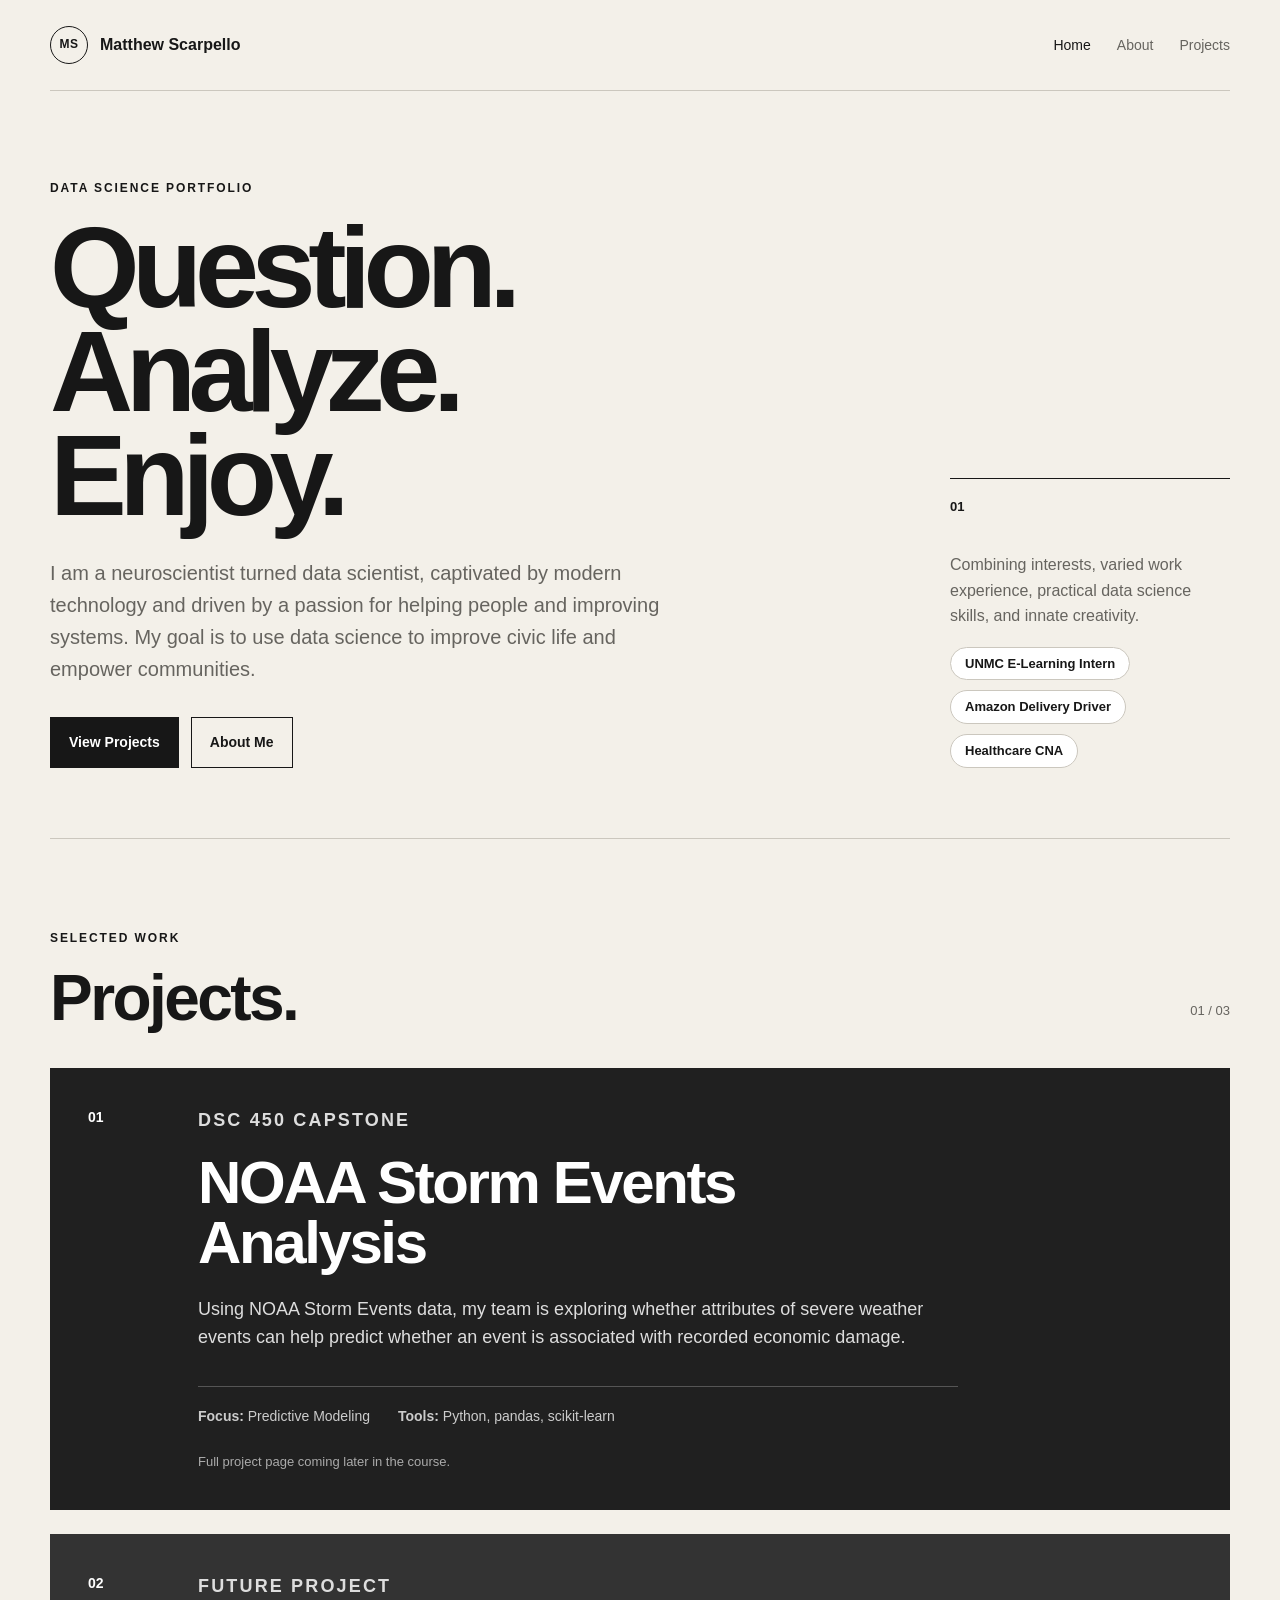
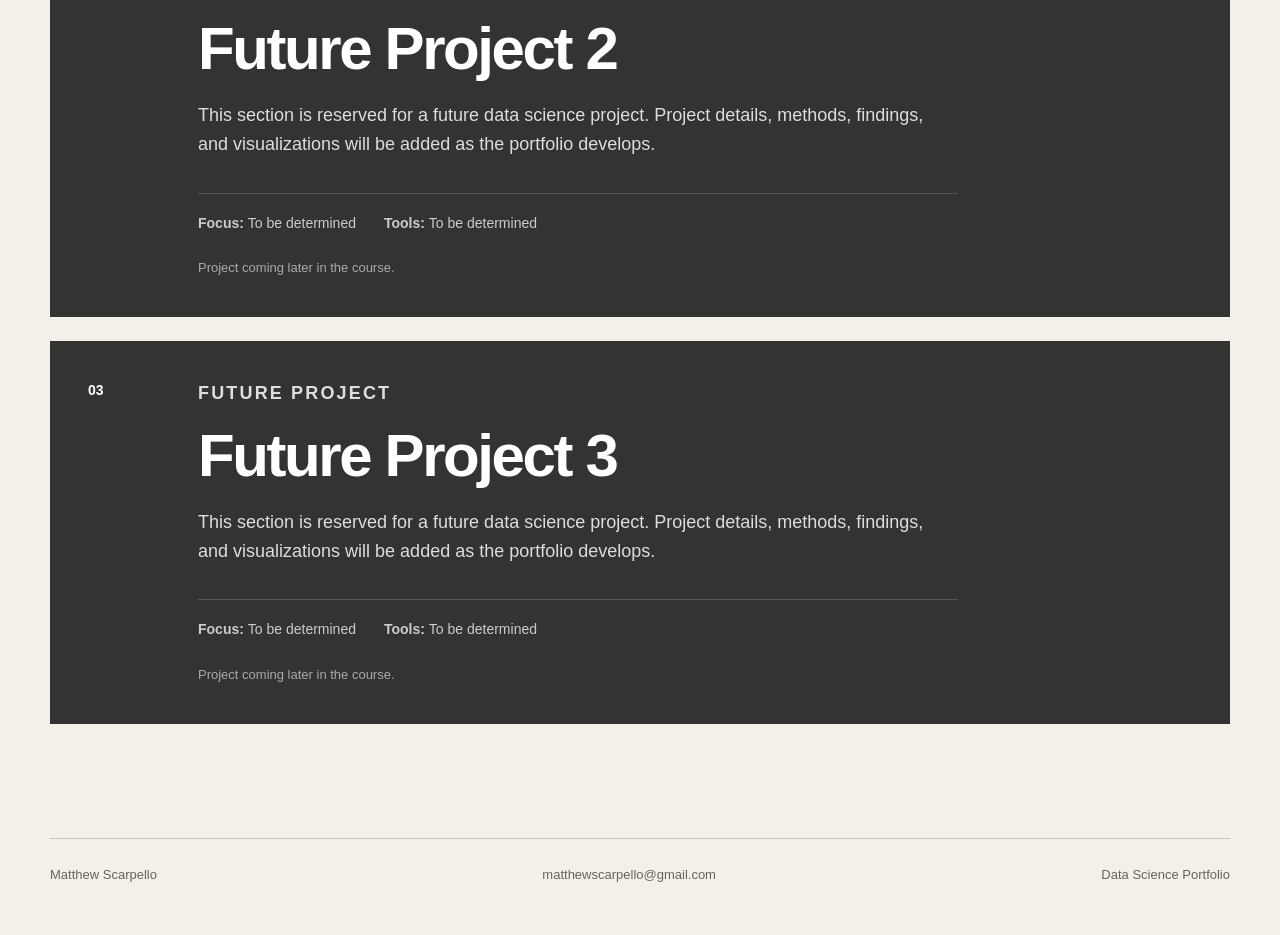
<file: index.html>
<!DOCTYPE html>
<html lang="en">
<head>
    <meta charset="UTF-8">

    <meta name="viewport" content="width=device-width, initial-scale=1.0">

    <meta
        name="description"
        content="Matthew Scarpello data science portfolio"
    >

    <title>Matthew Scarpello | Data Science Portfolio</title>

    <link rel="stylesheet" href="style.css?v=2">
</head>

<body>

    <header class="site-header">

        <a class="brand" href="index.html">

            <span class="brand-mark">
                MS
            </span>

            <span>
                Matthew Scarpello
            </span>

        </a>


        <nav aria-label="Main navigation">

            <a href="index.html" class="active">
                Home
            </a>

            <a href="about.html">
                About
            </a>

            <a href="#projects">
                Projects
            </a>

        </nav>

    </header>



    <main>

        <!-- HERO SECTION -->

        <section class="hero">

            <p class="eyebrow">
                DATA SCIENCE PORTFOLIO
            </p>


            <div class="hero-grid">

                <div>

                    <h1>
                        Question.<br>
                        Analyze.<br>
                        Enjoy.
                    </h1>


                    <p class="hero-text">

                        I am a neuroscientist turned data scientist,
                        captivated by modern technology and driven by a
                        passion for helping people and improving systems.

                        My goal is to use data science to improve civic life
                        and empower communities.

                    </p>


                    <div class="hero-actions">

                        <a
                            class="button primary"
                            href="#projects"
                        >
                            View Projects
                        </a>


                        <a
                            class="button secondary"
                            href="about.html"
                        >
                            About Me
                        </a>

                    </div>

                </div>


                <aside class="hero-note">

                    <span class="note-number">01</span>

                        <p class="hero-note-text">
                            Combining interests, varied work experience, practical data science
                            skills, and innate creativity.
                        </p>

                <div class="job-bubbles">
                    <span class="job-bubble">UNMC E-Learning Intern</span>
                    <span class="job-bubble">Amazon Delivery Driver</span>
                    <span class="job-bubble">Healthcare CNA</span>
                </div>

            </aside>
            </div>

        </section>



        <!-- PROJECT SECTION -->

        <section
            class="project-section"
            id="projects"
        >

            <div class="section-heading">

                <div>

                    <p class="eyebrow">
                        SELECTED WORK
                    </p>

                    <h2>
                        Projects.
                    </h2>

                </div>


                <span class="project-count">
                    01 / 03
                </span>

            </div>



            <!-- PROJECT 1 -->

            <article class="project-card">

                <div class="project-number">
                    01
                </div>


                <div class="project-content">

                    <p class="project-label">
                        DSC 450 CAPSTONE
                    </p>


                    <h3>
                        NOAA Storm Events Analysis
                    </h3>


                    <p>

                        Using NOAA Storm Events data, my team is exploring
                        whether attributes of severe weather events can help
                        predict whether an event is associated with recorded
                        economic damage.

                    </p>


                    <div class="project-meta">

                        <span>

                            <strong>
                                Focus:
                            </strong>

                            Predictive Modeling

                        </span>


                        <span>

                            <strong>
                                Tools:
                            </strong>

                            Python, pandas, scikit-learn

                        </span>

                    </div>


                    <p class="coming-soon">

                        Full project page coming later in the course.

                    </p>

                </div>

            </article>



            <!-- PROJECT 2 -->

            <article class="project-card future-project">

                <div class="project-number">
                    02
                </div>


                <div class="project-content">

                    <p class="project-label">
                        FUTURE PROJECT
                    </p>


                    <h3>
                        Future Project 2
                    </h3>


                    <p>

                        This section is reserved for a future data science
                        project. Project details, methods, findings, and
                        visualizations will be added as the portfolio develops.

                    </p>


                    <div class="project-meta">

                        <span>

                            <strong>
                                Focus:
                            </strong>

                            To be determined

                        </span>


                        <span>

                            <strong>
                                Tools:
                            </strong>

                            To be determined

                        </span>

                    </div>


                    <p class="coming-soon">

                        Project coming later in the course.

                    </p>

                </div>

            </article>



            <!-- PROJECT 3 -->

            <article class="project-card future-project">

                <div class="project-number">
                    03
                </div>


                <div class="project-content">

                    <p class="project-label">
                        FUTURE PROJECT
                    </p>


                    <h3>
                        Future Project 3
                    </h3>


                    <p>

                        This section is reserved for a future data science
                        project. Project details, methods, findings, and
                        visualizations will be added as the portfolio develops.

                    </p>


                    <div class="project-meta">

                        <span>

                            <strong>
                                Focus:
                            </strong>

                            To be determined

                        </span>


                        <span>

                            <strong>
                                Tools:
                            </strong>

                            To be determined

                        </span>

                    </div>


                    <p class="coming-soon">

                        Project coming later in the course.

                    </p>

                </div>

            </article>

        </section>

    </main>



    <footer>

        <p>
            Matthew Scarpello
        </p>


        <p>

            <a href="mailto:matthewscarpello@gmail.com">
                matthewscarpello@gmail.com
            </a>

        </p>


        <p>
            Data Science Portfolio
        </p>

    </footer>

</body>
</html>
</file>
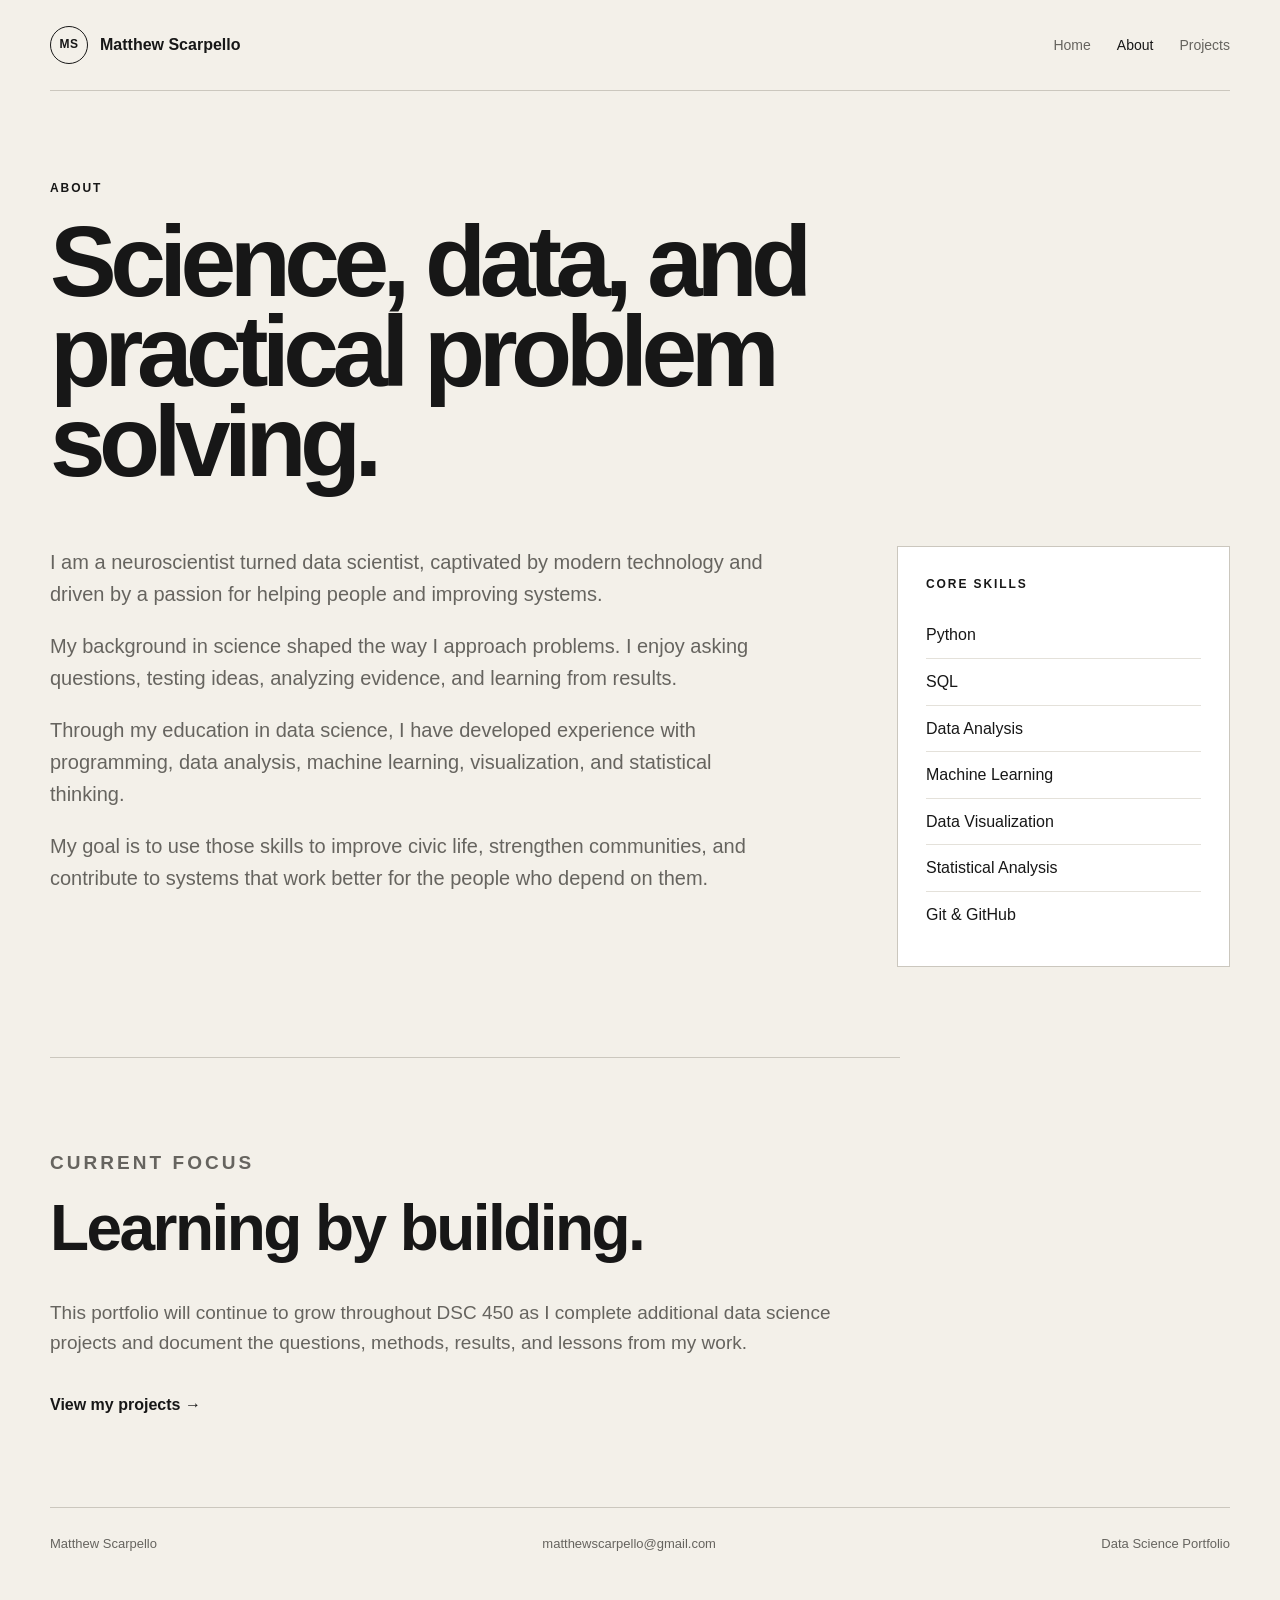
<file: about.html>
<!DOCTYPE html>
<html lang="en">
<head>

    <meta charset="UTF-8">

    <meta
        name="viewport"
        content="width=device-width, initial-scale=1.0"
    >

    <meta
        name="description"
        content="About Matthew Scarpello"
    >

    <title>
        About | Matthew Scarpello
    </title>

    <link rel="stylesheet" href="style.css?v=2">

</head>


<body>

    <header class="site-header">

        <a
            class="brand"
            href="index.html"
        >

            <span class="brand-mark">
                MS
            </span>

            <span>
                Matthew Scarpello
            </span>

        </a>


        <nav aria-label="Main navigation">

            <a href="index.html">
                Home
            </a>

            <a
                href="about.html"
                class="active"
            >
                About
            </a>

            <a href="index.html#projects">
                Projects
            </a>

        </nav>

    </header>



    <main>

        <section class="about-hero">

            <p class="eyebrow">
                ABOUT
            </p>


            <h1>
                Science, data, and practical problem solving.
            </h1>


            <div class="about-grid">

                <div class="about-copy">

                    <p>

                        I am a neuroscientist turned data scientist,
                        captivated by modern technology and driven by a
                        passion for helping people and improving systems.

                    </p>


                    <p>

                        My background in science shaped the way I approach
                        problems. I enjoy asking questions, testing ideas,
                        analyzing evidence, and learning from results.

                    </p>


                    <p>

                        Through my education in data science, I have developed
                        experience with programming, data analysis, machine
                        learning, visualization, and statistical thinking.

                    </p>


                    <p>

                        My goal is to use those skills to improve civic life,
                        strengthen communities, and contribute to systems that
                        work better for the people who depend on them.

                    </p>

                </div>



                <aside class="skills-card">

                    <p class="eyebrow">
                        CORE SKILLS
                    </p>


                    <ul>

                        <li>
                            Python
                        </li>

                        <li>
                            SQL
                        </li>

                        <li>
                            Data Analysis
                        </li>

                        <li>
                            Machine Learning
                        </li>

                        <li>
                            Data Visualization
                        </li>

                        <li>
                            Statistical Analysis
                        </li>

                        <li>
                            Git & GitHub
                        </li>

                    </ul>

                </aside>

            </div>

        </section>



        <section class="simple-section">

            <p class="eyebrow">
                CURRENT FOCUS
            </p>


            <h2>
                Learning by building.
            </h2>


            <p>

                This portfolio will continue to grow throughout DSC 450 as I
                complete additional data science projects and document the
                questions, methods, results, and lessons from my work.

            </p>


            <a
                class="text-link"
                href="index.html#projects"
            >
                View my projects →
            </a>

        </section>

    </main>



    <footer>

        <p>
            Matthew Scarpello
        </p>


        <p>

            <a href="mailto:matthewscarpello@gmail.com">
                matthewscarpello@gmail.com
            </a>

        </p>


        <p>
            Data Science Portfolio
        </p>

    </footer>

</body>
</html>
</file>
<file: style.css>
* {
    box-sizing: border-box;
}


/* ----------------------------
   COLOR VARIABLES
----------------------------- */

:root {

    --background: #f3f0e9;

    --surface: #ffffff;

    --text: #171717;

    --muted: #66645f;

    --line: #cbc7be;

    --dark: #202020;

}


/* ----------------------------
   GENERAL
----------------------------- */

html {
    scroll-behavior: smooth;
}


body {

    margin: 0;

    font-family:
        Arial,
        Helvetica,
        sans-serif;

    background: var(--background);

    color: var(--text);

    line-height: 1.6;

}


a {
    color: inherit;
}


h1,
h2,
h3,
p {
    margin-top: 0;
}



/* ----------------------------
   HEADER
----------------------------- */

.site-header {

    width: min(
        1180px,
        calc(100% - 40px)
    );

    margin: 0 auto;

    padding: 26px 0;

    display: flex;

    align-items: center;

    justify-content: space-between;

    gap: 30px;

    border-bottom:
        1px solid
        var(--line);

}



.brand {

    display: flex;

    align-items: center;

    gap: 12px;

    text-decoration: none;

    font-weight: 700;

}



.brand-mark {

    width: 38px;

    height: 38px;

    border:
        1px solid
        var(--text);

    border-radius: 50%;

    display: grid;

    place-items: center;

    font-size: 12px;

    letter-spacing: 0.04em;

}



nav {

    display: flex;

    gap: 26px;

}



nav a {

    text-decoration: none;

    font-size: 14px;

    color: var(--muted);

}



nav a:hover,
nav a.active {

    color: var(--text);

}



/* ----------------------------
   MAIN
----------------------------- */

main {

    width: min(
        1180px,
        calc(100% - 40px)
    );

    margin: 0 auto;

}



/* ----------------------------
   HERO
----------------------------- */

.hero {

    min-height: 680px;

    padding:
        88px
        0
        70px;

    display: flex;

    flex-direction: column;

    justify-content: center;

}



.eyebrow {

    margin:
        0
        0
        18px;

    font-size: 12px;

    font-weight: 700;

    letter-spacing: 0.16em;

}



.hero-grid {

    display: grid;

    grid-template-columns:
        minmax(0, 1.5fr)
        minmax(240px, 0.5fr);

    gap: 60px;

    align-items: end;

}



h1 {

    max-width: 820px;

    margin-bottom: 30px;

    font-size:
        clamp(
            58px,
            9vw,
            120px
        );

    line-height: 0.9;

    letter-spacing: -0.065em;

    font-weight: 700;

}

.hero-note-text {
    color: var(--muted);
    margin-bottom: 18px;
}

.job-bubbles {
    display: flex;
    flex-wrap: wrap;
    gap: 10px;
    margin-top: 18px;
}

.job-bubble {
    display: inline-block;
    padding: 8px 14px;
    border: 1px solid var(--line);
    border-radius: 999px;
    background: var(--surface);
    color: var(--text);
    font-size: 13px;
    font-weight: 700;
    line-height: 1.2;
}

.hero-text {

    max-width: 650px;

    margin-bottom: 32px;

    font-size: 20px;

    color: var(--muted);

}



.hero-actions {

    display: flex;

    flex-wrap: wrap;

    gap: 12px;

}



.button {

    display: inline-block;

    padding:
        13px
        18px;

    border:
        1px solid
        var(--text);

    text-decoration: none;

    font-size: 14px;

    font-weight: 700;

}



.button.primary {

    background: var(--text);

    color: white;

}



.button.primary:hover {

    opacity: 0.85;

}



.button.secondary:hover {

    background: var(--surface);

}



.hero-note {

    border-top:
        1px solid
        var(--text);

    padding-top: 18px;

}



.note-number {

    display: block;

    margin-bottom: 34px;

    font-size: 13px;

    font-weight: 700;

}



.hero-note p {

    color: var(--muted);

}



/* ----------------------------
   PROJECTS
----------------------------- */

.project-section {

    padding:
        90px
        0;

    border-top:
        1px solid
        var(--line);

}



.project-section h2,
.simple-section h2 {

    margin-bottom: 38px;

    font-size:
        clamp(
            38px,
            5vw,
            68px
        );

    line-height: 1;

    letter-spacing: -0.04em;

}



.section-heading {

    display: flex;

    justify-content: space-between;

    gap: 20px;

    align-items: end;

}



.project-count {

    margin-bottom: 46px;

    font-size: 13px;

    color: var(--muted);

}



/* ----------------------------
   PROJECT CARDS
----------------------------- */

.project-card {

    display: grid;

    grid-template-columns:
        110px
        1fr;

    background: var(--dark);

    color: white;

    padding: 38px;

    margin-bottom: 24px;

}



.project-number {

    font-size: 14px;

    font-weight: 700;

}



.project-content {

    max-width: 760px;

}



.project-label {

    color: #c8c8c8;

    font-size: 12px;

    font-weight: 700;

    letter-spacing: 0.12em;

}



.project-content h3 {

    margin-bottom: 22px;

    font-size:
        clamp(
            34px,
            5vw,
            60px
        );

    line-height: 1;

    letter-spacing: -0.04em;

}



.project-content > p {

    font-size: 18px;

    color: #dddddd;

}



.project-meta {

    display: flex;

    flex-wrap: wrap;

    gap:
        12px
        28px;

    margin-top: 34px;

    padding-top: 18px;

    border-top:
        1px solid
        #555;

    color: #cccccc;

    font-size: 14px;

}



.project-content .coming-soon {

    margin:
        24px
        0
        0;

    font-size: 13px;

    color: #aaaaaa;

}



/* Make future projects slightly lighter */

.future-project {

    background: #333333;

}



/* ----------------------------
   ABOUT PAGE
----------------------------- */

.about-hero {

    padding:
        88px
        0
        90px;

}



.about-hero h1 {

    max-width: 1000px;

    font-size:
        clamp(
            52px,
            8vw,
            100px
        );

}



.about-grid {

    display: grid;

    grid-template-columns:
        1.4fr
        0.6fr;

    gap: 70px;

    align-items: start;

    margin-top: 60px;

}



.about-copy {

    max-width: 720px;

}



.about-copy p {

    font-size: 20px;

    color: var(--muted);

}



.skills-card {

    padding: 28px;

    border:
        1px solid
        var(--line);

    background: var(--surface);

}



.skills-card ul {

    list-style: none;

    margin: 0;

    padding: 0;

}



.skills-card li {

    padding:
        10px
        0;

    border-bottom:
        1px solid
        #e4e1da;

}



.skills-card li:last-child {

    border-bottom: 0;

}



/* ----------------------------
   SIMPLE SECTION
----------------------------- */

.simple-section {

    max-width: 850px;

    padding:
        90px
        0;

    border-top:
        1px solid
        var(--line);

}



.simple-section > p {

    font-size: 19px;

    color: var(--muted);

}



.text-link {

    display: inline-block;

    margin-top: 14px;

    font-weight: 700;

    text-decoration: none;

}



.text-link:hover {

    text-decoration: underline;

}



/* ----------------------------
   FOOTER
----------------------------- */

footer {

    width: min(
        1180px,
        calc(100% - 40px)
    );

    margin: 0 auto;

    padding:
        26px
        0
        50px;

    border-top:
        1px solid
        var(--line);

    display: flex;

    justify-content: space-between;

    gap: 20px;

    color: var(--muted);

    font-size: 13px;

}



footer p {

    margin: 0;

}



footer a {

    color: var(--muted);

    text-decoration: none;

}



footer a:hover {

    color: var(--text);

    text-decoration: underline;

}



/* ----------------------------
   MOBILE
----------------------------- */

@media (max-width: 800px) {

    .site-header {

        align-items: flex-start;

        flex-direction: column;

    }


    nav {

        width: 100%;

        justify-content: space-between;

        gap: 12px;

    }


    .hero {

        min-height: auto;

        padding-top: 65px;

    }


    .hero-grid,
    .about-grid {

        grid-template-columns: 1fr;

    }


    .hero-note {

        margin-top: 20px;

    }


    .project-card {

        grid-template-columns: 1fr;

        gap: 35px;

        padding: 28px;

    }


    footer {

        flex-direction: column;

    }

}
</file>
